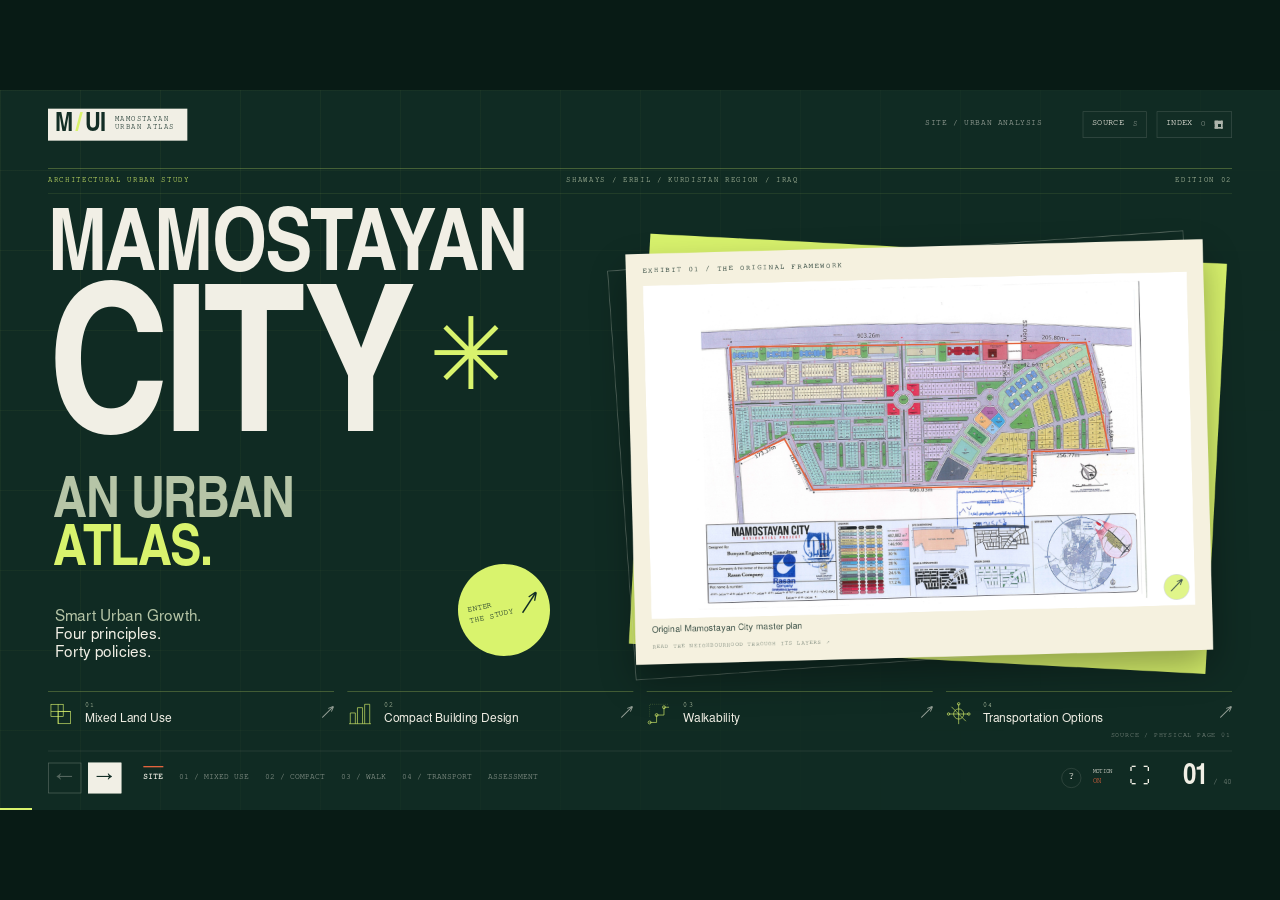
<file: index.html>
<!doctype html>
<html lang="en">
<head>
  <meta charset="utf-8"><meta name="viewport" content="width=device-width, initial-scale=1">
  <meta name="description" content="Mamostayan City — an interactive architectural study of 40 Smart Urban Growth policies.">
  <title>MAMOSTAYAN / URBAN ATLAS</title>
  <link rel="stylesheet" href="css/main.css"><link rel="stylesheet" href="css/presentation.css"><link rel="stylesheet" href="css/atlas.css"><link rel="stylesheet" href="css/animations.css">
  <script defer src="js/presentation-data.js"></script><script defer src="js/slides.js"></script><script defer src="js/atlas.js"></script>
  <script defer src="js/animations.js"></script><script defer src="js/interactions.js"></script><script defer src="js/app.js"></script>
</head>
<body>
  <main id="viewport" aria-label="Mamostayan City architectural presentation">
    <div id="stage">
      <div id="scene-host"></div>
      <header class="masthead"><button id="brand" aria-label="Return to cover">M<span class="brand-dot">/</span>UI<span class="brand-label">MAMOSTAYAN<br>URBAN ATLAS</span></button><div id="scene-category" class="technical"></div><div class="masthead-actions"><button id="source-button" title="Source notes (S)">SOURCE <span>S</span></button><button id="overview-button" title="Scene overview (O)">INDEX <span>O</span><i class="grid-icon"></i></button></div></header>
      <footer class="navigation"><div class="nav-arrows"><button id="previous" aria-label="Previous scene">←</button><button id="next" aria-label="Next scene">→</button></div><div id="chapter-rail" aria-label="Chapter navigation"></div><div class="nav-tools"><button id="help-button" aria-label="Help and keyboard shortcuts">?</button><button id="motion-button" title="Toggle reduced motion" aria-pressed="false">MOTION <span>ON</span></button><button id="fullscreen-button" aria-label="Enter fullscreen">⛶</button><span id="counter">01 <em>/ 40</em></span></div></footer>
      <div id="progress-line"></div><div id="transition-curtain" aria-hidden="true"></div>
    </div>
  </main>
  <div id="overlay" class="overlay" role="dialog" aria-modal="true" aria-label="Presentation details" hidden><div id="overlay-content"></div></div>
  <div id="live-region" class="sr-only" aria-live="polite" aria-atomic="true"></div>
  <div id="toast" role="status"></div>
  <noscript>This offline presentation needs JavaScript enabled. You can also open source/ORIGINAL_PRESENTATION.pdf.</noscript>
</body></html>
</file>
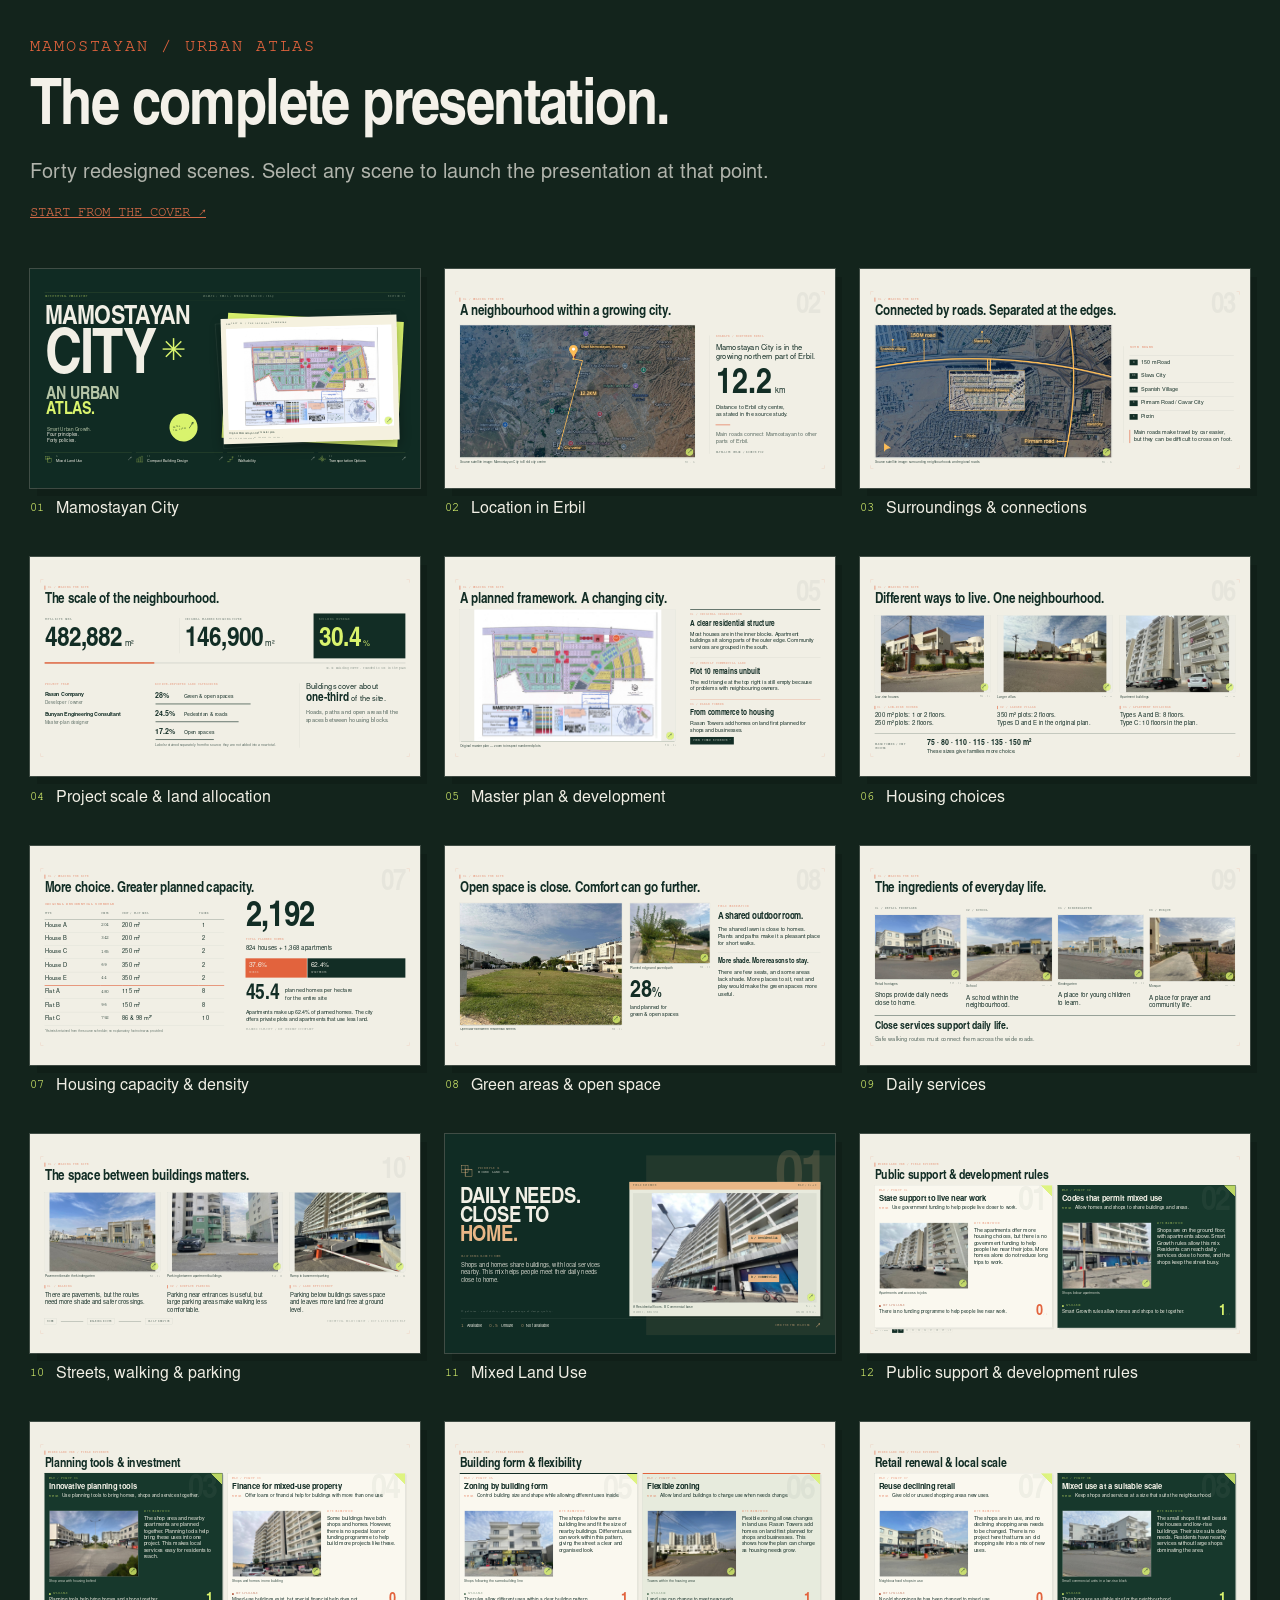
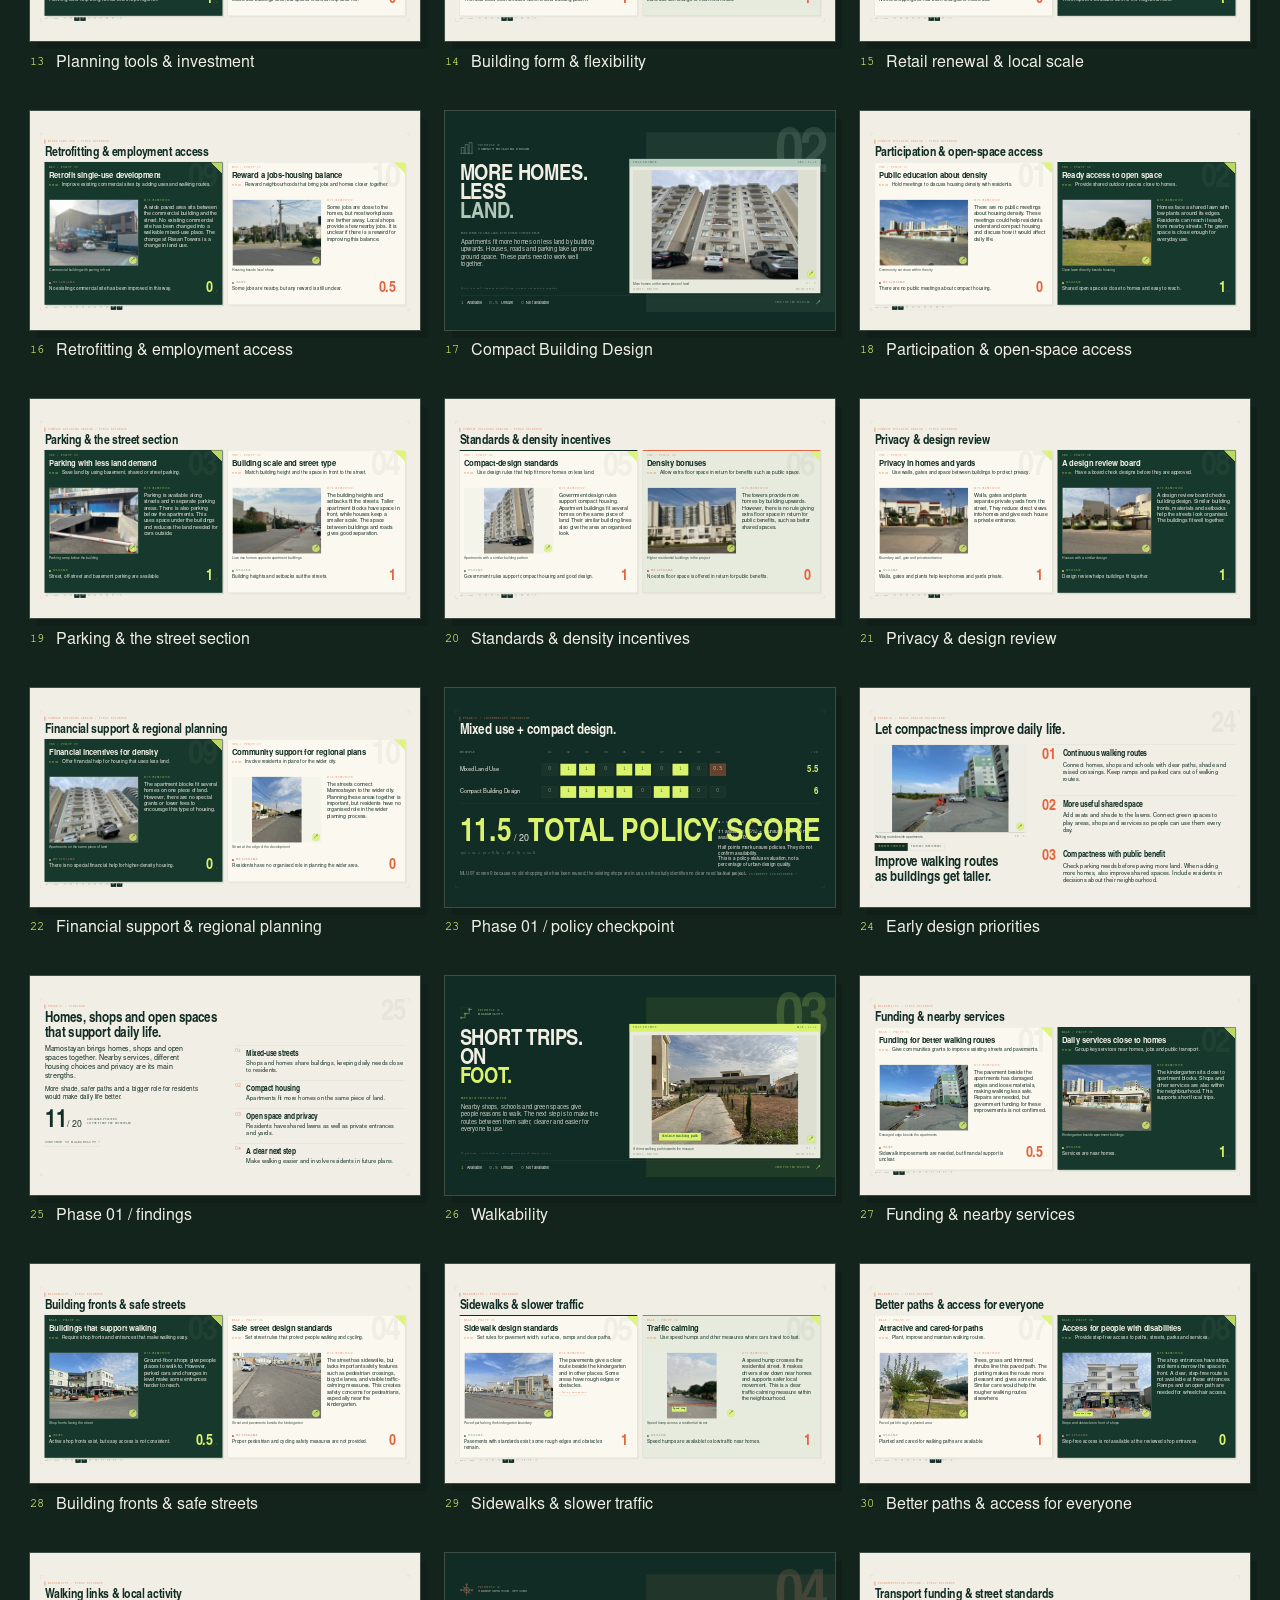
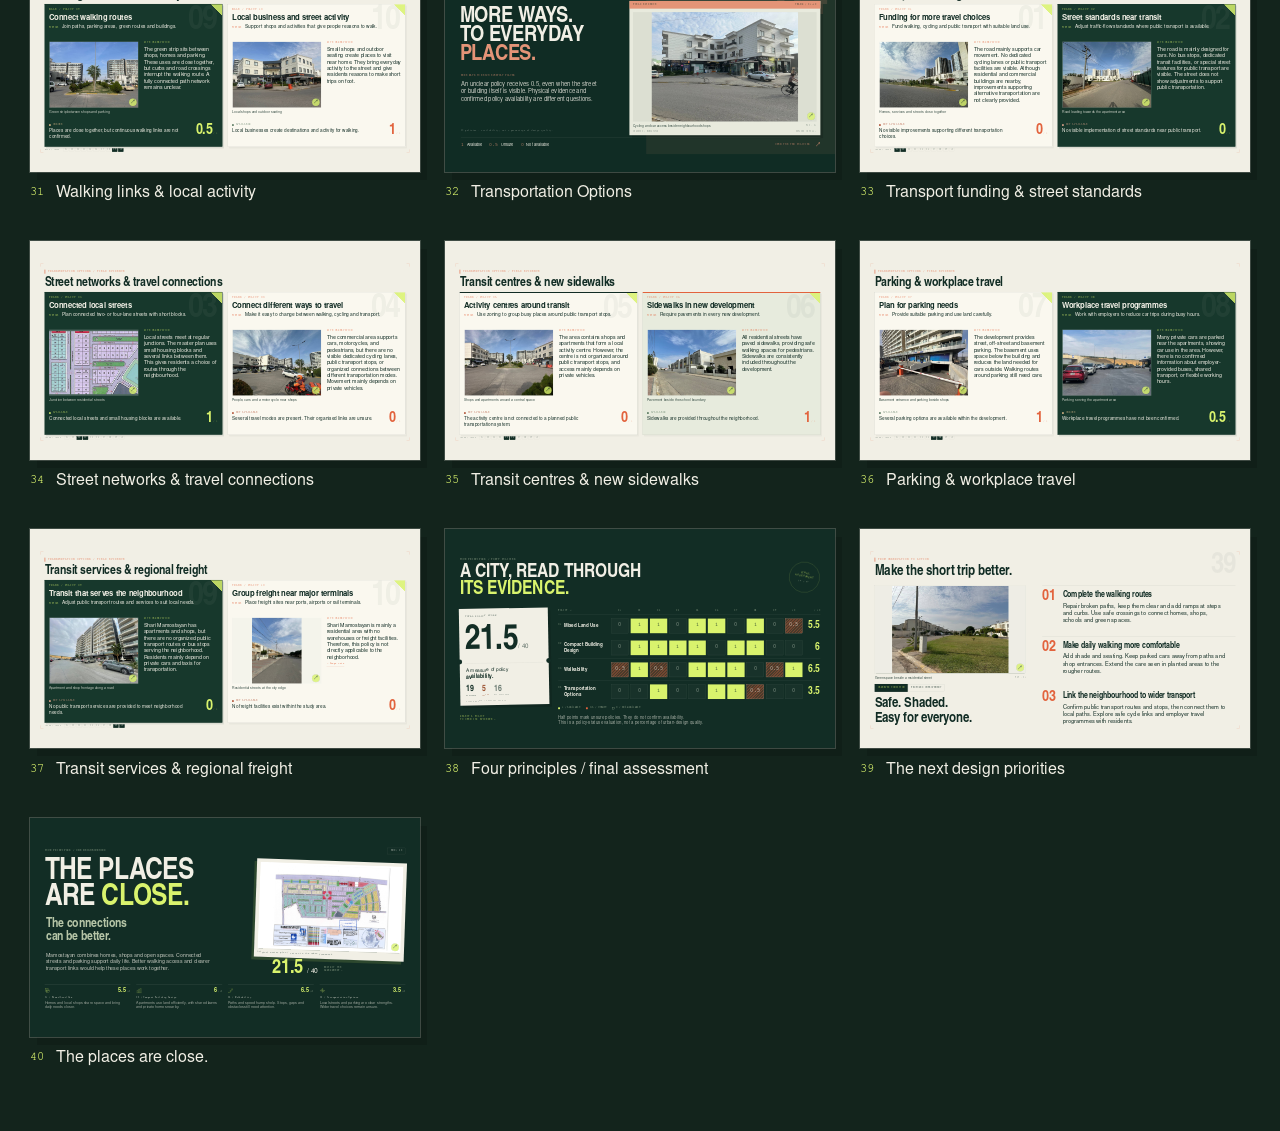
<file: OVERVIEW.html>
<!doctype html><html lang="en"><head><meta charset="utf-8"><meta name="viewport" content="width=device-width,initial-scale=1"><title>Mamostayan / 40-scene visual index</title><link rel="stylesheet" href="css/main.css"><link rel="stylesheet" href="css/presentation.css"><link rel="stylesheet" href="css/atlas.css"><style>html,body{height:auto;overflow:auto;background:#13241c;color:#f4f1e9}.overview-item{text-decoration:none}.scene{pointer-events:none}.overview-content{max-width:1900px;margin:auto}.overview-grid{grid-template-columns:repeat(auto-fill,minmax(340px,1fr))}.overview-image{color:#13241c}.overview-label{font-size:16px}header{padding:40px 30px 20px;max-width:1900px;margin:auto}header h1{font:700 64px Display;margin:12px 0}header p{font-size:20px;opacity:.7}.home-link{display:inline-block;margin-top:20px;font:14px Technical;color:#d46b48}body .plan-trace path{stroke-dashoffset:0}</style><script defer src="js/presentation-data.js"></script><script defer src="js/slides.js"></script><script defer src="js/atlas.js"></script></head><body><header><div class="eyebrow">MAMOSTAYAN / URBAN ATLAS</div><h1>The complete presentation.</h1><p>Forty redesigned scenes. Select any scene to launch the presentation at that point.</p><a class="home-link" href="index.html">START FROM THE COVER ↗</a></header><main class="overview-content"><div id="preview-grid" class="overview-grid"></div></main><script>window.addEventListener('DOMContentLoaded',()=>{const S=window.Slides,g=document.getElementById('preview-grid');g.innerHTML=S.titles.map((t,i)=>'<a class="overview-item" href="index.html#scene-'+S.pad(i+1)+'"><div class="overview-image" inert>'+S.render(i+1,true)+'</div><span class="overview-label"><em>'+S.pad(i+1)+'</em>'+S.escape(t)+'</span></a>').join('');const fit=()=>{document.querySelectorAll('.overview-image').forEach(el=>el.style.setProperty('--thumb-scale',el.clientWidth/1920));S.fitImages();};fit();window.addEventListener('resize',fit);document.fonts.ready.then(fit);});</script></body></html>
</file>
<file: css/main.css>
@font-face{font-family:Studio;src:url('../assets/fonts/NimbusSans-Regular.otf') format('opentype');font-weight:400;font-display:swap}
@font-face{font-family:Studio;src:url('../assets/fonts/NimbusSans-Bold.otf') format('opentype');font-weight:700;font-display:swap}
@font-face{font-family:Display;src:url('../assets/fonts/NimbusSansNarrow-Bold.otf') format('opentype');font-weight:700;font-display:swap}
@font-face{font-family:Technical;src:url('../assets/fonts/NimbusMonoPS-Regular.otf') format('opentype');font-weight:400;font-display:swap}
:root{--forest:#13241c;--charcoal:#26372f;--ivory:#f4f1e9;--terra:#d46b48;--sage:#9eae9a;--grey:#a6a6a0;--white:#f7f5ef;--ink:var(--forest);--paper:var(--ivory);--line:rgba(19,36,28,.2);--ease:cubic-bezier(.2,.8,.2,1)}
*{box-sizing:border-box}html,body{margin:0;width:100%;height:100%;overflow:hidden}body{background:#0b130f;color:var(--ink);font-family:Studio,Arial,sans-serif;-webkit-font-smoothing:antialiased}button,a{-webkit-tap-highlight-color:transparent}button{color:inherit;background:none;border:0;padding:0;font:inherit;cursor:pointer}button:disabled{opacity:.3;cursor:default}button:focus-visible,a:focus-visible{outline:3px solid var(--terra);outline-offset:6px}a{color:inherit}button:hover:not(:disabled){color:var(--terra)}p,h1,h2,h3,figure,dl,dd{margin:0}p{line-height:1.28}h1,h2,h3{font-weight:700;letter-spacing:-.025em}img{display:block;max-width:100%}[hidden]{display:none!important}
#viewport{position:relative;width:100vw;height:100dvh;display:flex;align-items:center;justify-content:center;overflow:hidden}#stage{position:absolute;width:1920px;height:1080px;transform-origin:center;overflow:hidden;isolation:isolate;background:var(--paper)}#scene-host{position:absolute;inset:0}#stage.is-dark{--ink:var(--ivory);--paper:var(--forest);--line:rgba(244,241,233,.22)}.scene{position:absolute;inset:0;background:var(--paper);color:var(--ink);overflow:hidden}.scene.dark{--ink:var(--ivory);--paper:var(--forest);--line:rgba(244,241,233,.22)}.scene.light{--ink:var(--forest);--paper:var(--ivory);--line:rgba(19,36,28,.2)}
.masthead{position:absolute;top:35px;left:72px;right:72px;height:54px;display:flex;align-items:center;gap:36px;border-bottom:1px solid var(--line);padding-bottom:15px;z-index:4}.masthead #brand{font:700 39px Display;letter-spacing:-1px;display:flex;align-items:center}.brand-dot{color:var(--terra);margin:0 5px}.brand-label{font:12px Technical;letter-spacing:1px;line-height:1.18;margin-left:17px;text-align:left}.masthead #scene-category{margin-left:auto;font-size:15px;color:var(--ink)}.masthead-actions{display:flex;gap:30px;margin-left:55px}.masthead-actions button{font:16px Technical;display:flex;gap:14px;align-items:center}.masthead-actions button>span{font-size:12px;opacity:.55;border:1px solid var(--line);padding:3px 5px}.grid-icon{display:block;width:15px;height:15px;background:linear-gradient(to right,currentColor 5px,transparent 5px,transparent 10px,currentColor 10px),linear-gradient(to bottom,currentColor 5px,transparent 5px,transparent 10px,currentColor 10px);opacity:.7}
.navigation{position:absolute;z-index:4;left:72px;right:72px;bottom:25px;height:65px;border-top:1px solid var(--line);display:flex;align-items:center;gap:37px;padding-top:15px}.nav-arrows{display:flex;gap:10px}.nav-arrows button{width:52px;height:48px;border:1px solid var(--line);font-size:30px;line-height:40px}.nav-arrows button:hover{background:var(--terra);color:var(--paper)}#chapter-rail{display:flex;align-items:center;gap:26px;flex:1}#chapter-rail button{position:relative;font:15px Technical;opacity:.48;white-space:nowrap;padding:14px 0}#chapter-rail button.active{opacity:1}#chapter-rail button.active:before{content:'';height:3px;background:var(--terra);position:absolute;left:0;right:0;top:0}.nav-tools{display:flex;align-items:center;gap:20px}.nav-tools button{height:40px;min-width:36px;font:16px Technical}#fullscreen-button{font-size:32px}#help-button{border:1px solid var(--line);border-radius:50%;height:30px;min-width:30px}#motion-button{font-size:11px;display:flex;flex-direction:column;gap:3px;justify-content:center}#motion-button span{font-size:12px;color:var(--terra)}#counter{font:26px Technical;min-width:108px;text-align:right}#counter em{font:17px Technical;opacity:.45;font-style:normal}#progress-line{position:absolute;bottom:0;left:0;height:4px;background:var(--terra);width:2.5%;z-index:4;transition:width .5s var(--ease)}#transition-curtain{position:absolute;inset:90px 0 90px;pointer-events:none;z-index:3;background:var(--sage);clip-path:inset(0 100% 0 0)}
.technical,.eyebrow{font-family:Technical,monospace;font-weight:400;letter-spacing:1.4px}.technical{font-size:16px}.eyebrow{font-size:17px;line-height:1.2;color:var(--terra);letter-spacing:1.9px}.dark .eyebrow{color:#e78a68}.scene-heading{position:absolute;top:131px;left:72px;right:72px}.scene-heading h1{font-size:61px;line-height:1.06;letter-spacing:-2px;margin-top:13px}.heading-sub{font-size:26px;margin-top:14px}.source-page{position:absolute;bottom:104px;right:74px;font-size:12px;opacity:.5;letter-spacing:1px}.lead{font-size:34px;line-height:1.25}.rule{height:1px;background:var(--line);margin:30px 0}.muted{opacity:.68}.terra{color:var(--terra)}.text-link{display:inline-block;font:16px Technical;letter-spacing:1px;border-bottom:1px solid var(--line);padding-bottom:8px;margin-top:22px}.image-button{position:relative;width:100%;display:block;overflow:hidden}.image-well{display:flex;align-items:center;justify-content:center;width:100%;background:rgba(38,55,47,.055);overflow:hidden}.dark .image-well{background:rgba(244,241,233,.04)}.image-ratio{position:relative;display:block;max-width:100%;max-height:100%;line-height:0}.image-ratio img{width:100%;height:100%;object-fit:contain}.image-expand{position:absolute;right:10px;bottom:10px;width:35px;height:35px;display:grid;place-items:center;font:23px Studio;color:var(--ivory);background:var(--forest);opacity:0;transition:opacity .2s}.evidence:hover .image-expand,.evidence:focus-within .image-expand{opacity:1}.evidence figcaption{display:flex;justify-content:space-between;gap:18px;align-items:flex-start;font-size:18px;line-height:1.2;margin-top:12px;opacity:.77;text-align:left}.image-reference{font:11px Technical;letter-spacing:.5px;white-space:nowrap;padding-top:4px;opacity:.65}.image-button:hover{color:inherit}.photo-annotation{position:absolute;inset:0;width:100%;height:100%;pointer-events:none;fill:none;stroke:var(--terra);stroke-width:4;filter:drop-shadow(0 1px 2px #0008)}.photo-annotation path{stroke-linecap:round}.annotation-label{position:absolute;background:var(--forest);color:var(--ivory);font:13px Technical;padding:8px 10px;line-height:1.2;white-space:nowrap;pointer-events:none;box-shadow:0 1px 8px #0002}.plan-point{position:absolute;width:36px;height:36px;border-radius:50%;background:var(--terra);color:var(--white);font:16px Technical;display:grid;place-items:center;line-height:1;border:2px solid var(--white);transform:translate(-50%,-50%);transition:box-shadow .25s}.plan-point.highlight{box-shadow:0 0 0 12px #d46b4855,0 0 0 24px #d46b4822}
.overlay{position:fixed;z-index:20;inset:0;background:rgba(9,18,13,.96);color:var(--ivory);overflow:auto;backdrop-filter:blur(8px);animation:overlay-in .22s ease}.overlay-top{display:flex;justify-content:space-between;align-items:center;gap:20px;padding:22px 30px;border-bottom:1px solid #f4f1e92b;background:var(--forest);position:sticky;top:0;z-index:3}.overlay-top h2{font-size:24px}.overlay-top .technical{font-size:11px;color:var(--sage);margin-bottom:6px}.close-overlay{font-size:29px;width:44px;height:44px;border:1px solid #f4f1e945;flex-shrink:0}.overlay-tools{display:flex;gap:8px;align-items:center}.overlay-tools button{border:1px solid #f4f1e935;min-width:42px;height:40px;padding:0 12px;font:13px Technical}.viewer-shell{height:100dvh;display:flex;flex-direction:column}.viewer-shell .overlay-top{position:relative;flex:0 0 auto}.viewer-canvas{position:relative;flex:1;min-height:0;overflow:hidden;touch-action:none;cursor:grab}.viewer-canvas.dragging{cursor:grabbing}.viewer-canvas>img{position:absolute;left:50%;top:50%;max-width:none;max-height:none;transform-origin:center;user-select:none;-webkit-user-drag:none}.viewer-caption{padding:14px 30px 20px;display:flex;gap:30px;align-items:center;border-top:1px solid #f4f1e933}.viewer-caption p{font-size:17px;flex:1}.viewer-caption .technical{font-size:11px;color:var(--sage)}
.overview-content{padding:25px 30px 50px}.overview-chapters{display:flex;gap:12px;flex-wrap:wrap;margin-bottom:25px}.overview-chapters button{border:1px solid #f4f1e933;padding:10px 15px;font:12px Technical}.overview-grid{display:grid;grid-template-columns:repeat(auto-fill,minmax(280px,1fr));gap:25px}.overview-item{display:block;width:100%;text-align:left;color:var(--ivory)}.overview-image{display:block;position:relative;aspect-ratio:16/9;overflow:hidden;background:var(--ivory);outline:1px solid #f4f1e933;container-type:inline-size;pointer-events:none}.overview-image .scene{width:1920px;height:1080px;transform-origin:top left;transform:scale(var(--thumb-scale,.16));pointer-events:none}.overview-item.current .overview-image{outline:2px solid var(--terra);outline-offset:4px}.overview-label{display:flex;gap:12px;padding:12px 0;font-size:15px}.overview-label em{color:var(--terra);font:12px Technical;font-style:normal;line-height:20px}.preview-scene *{animation:none!important;transition:none!important}.preview-scene .source-page{display:none}
.detail-grid{display:grid;grid-template-columns:minmax(0,1.05fr) minmax(0,1fr);gap:40px;padding:35px;max-width:1500px;margin:auto}.detail-grid .image-well{height:52vh;background:#ffffff08}.detail-grid .image-ratio{height:100%}.detail-grid .image-ratio img{width:auto}.detail-grid figcaption{font-size:15px}.detail-copy{font-size:23px;line-height:1.4}.detail-copy .eyebrow{font-size:12px;margin:0 0 9px}.detail-copy p{margin-bottom:24px}.detail-copy .detail-title{font-size:38px;line-height:1.05;margin-bottom:26px}.detail-copy .policy-verdict{padding-top:20px;display:flex;gap:22px;border-top:1px solid #fff3}.detail-copy .status-word{font-size:14px}.detail-copy .score-value{font-size:50px}.detail-copy .policy-verdict p{font-size:20px}.detail-note{font-size:15px;color:#eab7a2;border-left:2px solid var(--terra);padding:0 0 0 15px;line-height:1.5;margin-top:24px}.detail-actions{display:flex;gap:15px;flex-wrap:wrap;margin-top:20px}.detail-actions button,.source-link{font:12px Technical;border:1px solid #fff4;padding:12px 18px;text-decoration:none;display:inline-block}.source-content{max-width:1050px;margin:35px auto;padding:0 30px}.source-content h3{font-size:27px;margin:25px 0 10px}.source-content p{font-size:20px;line-height:1.5;margin:15px 0}.source-transcript{white-space:pre-wrap;font:16px/1.5 Technical;background:#fff05;padding:25px;margin-top:30px;color:#ddd}.source-content .source-warning{border-left:2px solid var(--terra);padding-left:20px;color:#d0d8ca}.help-grid{display:grid;grid-template-columns:1fr 1fr;gap:30px;max-width:1000px;margin:35px auto;padding:0 30px}.help-grid h3{font-size:27px;margin-bottom:20px}.help-grid p{font-size:18px;line-height:1.5;margin-bottom:18px}.shortcut{display:flex;gap:25px;justify-content:space-between;border-bottom:1px solid #fff2;padding:14px 0;font-size:17px}.shortcut kbd{font:13px Technical;color:var(--terra)}#toast{position:fixed;z-index:30;bottom:26px;left:50%;transform:translate(-50%,20px);background:var(--terra);color:white;padding:13px 22px;opacity:0;pointer-events:none;font-size:16px;transition:.2s}#toast.visible{opacity:1;transform:translate(-50%,0)}.sr-only{position:absolute;width:1px;height:1px;padding:0;margin:-1px;overflow:hidden;clip:rect(0,0,0,0);white-space:nowrap;border:0}
@media(max-width:800px){.overlay-top{padding:14px 16px}.overlay-top h2{font-size:18px}.overlay-top .technical{font-size:9px}.overlay-tools{gap:4px}.overlay-tools button{padding:0 8px;min-width:34px}.detail-grid{grid-template-columns:1fr;padding:20px;gap:25px}.detail-grid .image-well{height:42vh}.detail-copy{font-size:20px}.detail-copy .detail-title{font-size:30px}.viewer-caption{padding:10px 16px;display:block}.viewer-caption p{font-size:14px;margin-bottom:6px}.help-grid{grid-template-columns:1fr}.overview-grid{grid-template-columns:repeat(auto-fill,minmax(240px,1fr))}}
@keyframes overlay-in{from{opacity:0}to{opacity:1}}
.presenting .masthead,.presenting .navigation{opacity:0;pointer-events:none;transition:opacity .2s}.presenting.show-controls .masthead,.presenting.show-controls .navigation,.presenting .masthead:focus-within,.presenting .navigation:focus-within{opacity:1;pointer-events:auto}
#stage{color:var(--ink)}.detail-copy .policy-verdict.yes .status-word{color:#b5cbb1}.detail-copy .policy-verdict.no .status-word{color:#e58d6e}.detail-copy .policy-verdict.unsure .status-word{color:#d3ad7e}
</file>
<file: css/presentation.css>
.cover-grid{position:absolute;inset:0;background-image:linear-gradient(#9eae9a0d 1px,transparent 1px),linear-gradient(90deg,#9eae9a0d 1px,transparent 1px);background-size:96px 96px;mask-image:linear-gradient(to bottom,#000,transparent)}.cover-grid:after{content:'+';position:absolute;left:881px;top:310px;color:var(--terra);font:48px Technical}.cover-heading{position:absolute;left:72px;top:137px;z-index:2}.cover-heading h1{font:700 219px/.95 Display;letter-spacing:-6px;white-space:nowrap}.cover-heading .eyebrow{margin-bottom:25px}.cover-heading h2{font:700 255px/.95 Display;letter-spacing:-9px}.period{color:var(--terra)}.masked-title{overflow:hidden}.cover-plan{position:absolute;left:855px;top:345px;width:966px;transform:rotate(-5deg);z-index:1}.cover-plan .image-well{height:610px;background:transparent}.cover-plan .image-ratio{height:100%}.cover-plan figcaption{font:12px Technical;letter-spacing:1px}.cover-plan .image-reference{display:none}.cover-plan .image-button{box-shadow:0 30px 60px #0004}.plan-trace{position:absolute;inset:0;stroke:var(--terra);stroke-width:5;fill:none}.plan-trace path{stroke-dasharray:4200;stroke-dashoffset:4200;animation:trace-plan 2s var(--ease) .3s forwards}.plan-stamp{position:absolute;right:25px;top:20px;font:12px Technical;color:var(--forest);border:1px solid #13241c55;padding:8px;background:#f4f1e9cf;pointer-events:none}.cover-summary{position:absolute;left:80px;top:638px;z-index:2}.cover-summary p{font-size:34px;line-height:1.12;margin-top:19px}.begin{border:1px solid #f4f1e966;margin-top:30px;padding:15px 20px;font:15px Technical;letter-spacing:1px;display:flex;align-items:center;gap:45px}.begin span{font-size:25px}.cover-footnote{position:absolute;left:80px;bottom:120px;font-size:13px;opacity:.6}.cover-code{position:absolute;left:670px;top:676px;font:700 130px/.8 Display;color:var(--sage);opacity:.32}.cover-code span{font:14px Technical;letter-spacing:2px}.map-layout{position:absolute;left:72px;right:72px;top:275px;bottom:145px;display:grid;grid-template-columns:1160px 1fr;gap:70px;align-items:center}.map-photo .image-well{height:653px}.map-photo .image-ratio{width:100%}.map-layout aside{padding:0 8px}.location-copy .lead{font-size:37px;margin:25px 0 34px}.distance{display:flex;gap:18px;align-items:baseline;color:var(--terra);line-height:.9;margin-bottom:17px}.distance .count{font:700 170px/.9 Display}.distance>span:last-child{font-size:38px}.location-copy>p{font-size:27px}.location-copy .technical{display:block;font-size:12px;margin-top:28px}.surroundings{grid-template-columns:1170px 1fr;gap:55px}.edge-list{margin-top:25px}.edge-list>div{display:grid;grid-template-columns:75px 1fr;border-top:1px solid var(--line);padding:17px 0;align-items:center}.edge-list dt{font:19px Technical;color:var(--terra)}.edge-list dd{font-size:29px;letter-spacing:-.4px}.pull-quote{font-size:28px;line-height:1.2;margin-top:31px}.stat-trio{position:absolute;top:300px;left:72px;right:72px;display:grid;grid-template-columns:1.18fr 1.18fr .85fr;gap:35px}.stat-trio>div{border-left:1px solid var(--line);padding-left:30px}.stat-trio>div:first-child{border:0;padding:0}.big-stat{font:700 130px/.95 Display;letter-spacing:-3px;margin-top:30px;white-space:nowrap}.big-stat small{font:39px Studio;margin-left:12px;letter-spacing:-1px}.coverage-line{position:absolute;top:518px;left:72px;right:72px;height:7px;background:#13241c18}.coverage-line>span{display:block;height:100%;width:var(--portion);background:var(--terra);transform-origin:left}.coverage-line i{position:absolute;right:0;top:22px;font:14px Technical;font-style:normal;opacity:.65}.scale-bottom{position:absolute;top:621px;left:72px;right:72px;display:grid;grid-template-columns:.92fr 1.23fr 1fr;gap:65px}.team-facts h3{font-size:28px;margin-top:28px}.team-facts p{font-size:23px;opacity:.65;margin-top:8px}.allocation-row{position:relative;display:flex;gap:30px;align-items:baseline;margin-top:28px;padding-bottom:18px}.allocation-row b{font-size:35px;min-width:110px}.allocation-row span{font-size:25px}.allocation-row i{position:absolute;bottom:0;left:0;width:var(--portion);height:3px;background:var(--sage);transform-origin:left}.allocation small{display:block;font-size:17px;line-height:1.25;opacity:.65;margin-top:17px}.scale-note{font-size:37px;line-height:1.15;padding-left:30px;border-left:1px solid var(--line)}.scale-note em{font-style:normal;color:var(--terra)}.scale-note>span{display:block;font-size:28px;margin-top:28px;line-height:1.25;opacity:.7}.masterplan-layout{position:absolute;left:72px;right:72px;top:256px;bottom:137px;display:grid;grid-template-columns:1065px 1fr;gap:70px}.plan-large .image-well{height:650px;background:white}.plan-large .image-ratio{height:100%}.plan-observations{display:flex;flex-direction:column;justify-content:space-between}.plan-observations>button,.plan-change{display:block;text-align:left;padding:19px 0 20px;border-top:1px solid var(--line)}.plan-observations h2{font-size:32px;margin:12px 0}.plan-observations p{font-size:26px;line-height:1.27;max-width:610px}.plan-observations .text-link{margin-top:13px;font-size:14px}.plan-focus:hover{color:inherit!important}.plan-focus:hover h2{color:var(--terra)}.typologies{position:absolute;left:72px;right:72px;top:286px;display:grid;grid-template-columns:repeat(3,1fr);gap:35px}.typologies .image-well{height:410px}.typologies .image-ratio{width:100%}.typologies article>.eyebrow{margin-top:33px}.typologies article>p{font-size:30px;margin-top:15px;line-height:1.3}.housing-note{position:absolute;left:72px;right:72px;top:867px;border-top:1px solid var(--line);padding-top:20px;display:flex;gap:60px;align-items:center}.housing-note .technical{font-size:15px;max-width:200px;line-height:1.5}.housing-note p{font-size:25px;line-height:1.35}.housing-note strong{font-weight:400;font-size:34px}.density-layout{position:absolute;top:278px;left:72px;right:72px;bottom:147px;display:grid;grid-template-columns:1fr .89fr;gap:105px}.housing-table{width:100%;border-collapse:collapse;margin-top:29px;text-align:left}.housing-table th{font:15px Technical;letter-spacing:1px;padding-bottom:18px;border-bottom:1px solid var(--ink)}.housing-table td{font-size:28px;padding:15px 0;border-bottom:1px solid var(--line)}.housing-table td:nth-child(2){font-family:Technical;font-size:24px}.housing-table td:last-child{padding-left:18px}.density-layout>div>small{display:block;font-size:16px;opacity:.6;margin-top:19px}.density-big{font:700 162px/.9 Display;letter-spacing:-4px;color:var(--terra);margin-bottom:20px}.density-layout aside>.lead{font-size:30px;margin-top:14px}.housing-proportions{display:flex;margin-top:30px;gap:3px}.housing-proportions>span{display:block;background:var(--sage);padding:18px 15px;font-size:33px}.housing-proportions>span:first-child{background:var(--terra);color:var(--ivory)}.housing-proportions small{display:block;font:12px Technical;letter-spacing:1px;margin-top:5px}.density-rate{display:flex;align-items:center;gap:27px;margin-top:37px}.density-rate strong{font:700 105px/.9 Display;color:var(--terra)}.density-rate p{font-size:27px}.density-caption{font-size:26px;margin-top:27px;max-width:690px}.density-layout aside>.technical{display:block;margin-top:25px;font-size:12px;opacity:.6}.greens-layout{position:absolute;top:280px;left:72px;right:72px;bottom:149px;display:grid;grid-template-columns:800px 395px 1fr;gap:38px}.lawn-photo .image-well{height:600px}.lawn-photo .image-ratio{width:100%}.path-photo .image-well{height:296px}.path-photo .image-ratio{width:100%}.green-ratio{margin-top:45px}.green-ratio strong{font:700 120px/1 Display;color:var(--terra)}.green-ratio strong small{font-size:65px}.green-ratio>span{display:block;font-size:26px;margin-top:8px}.greens-layout aside{padding-top:10px}.greens-layout aside h2{font-size:43px;line-height:1.05;margin:20px 0}.greens-layout aside h3{font-size:33px;margin:18px 0}.greens-layout aside p{font-size:28px;line-height:1.3}.services-grid{position:absolute;left:72px;right:72px;top:300px;display:grid;grid-template-columns:repeat(4,1fr);gap:26px}.services-grid .eyebrow{margin-bottom:22px}.services-grid .image-well{height:316px}.services-grid .image-ratio{width:100%}.services-grid article>p{font-size:31px;margin-top:29px;max-width:380px}.statement-band{position:absolute;left:72px;right:72px;top:832px;border-top:2px solid var(--terra);padding-top:25px;font-size:43px;letter-spacing:-1px}.statement-band span{display:block;font-size:28px;margin-top:15px;opacity:.7;letter-spacing:0}.movement .image-well{height:391px}.movement article>p{font-size:29px;max-width:520px}.movement-diagram{position:absolute;top:906px;left:72px;right:72px;display:flex;align-items:center;gap:20px;font-size:15px}.movement-diagram i{width:110px;height:1px;background:var(--terra)}.movement-diagram small{font:11px Technical;opacity:.5;margin-left:auto}.chapter-number{position:absolute;left:60px;top:114px;font:700 630px/.9 Display;letter-spacing:-28px;opacity:.035;color:var(--ivory)}.chapter-copy{position:absolute;left:72px;top:179px;width:734px;z-index:1}.chapter-copy h1{font:700 112px/.99 Display;letter-spacing:-3px;margin-top:49px}.chapter-copy>p{font-size:32px;line-height:1.28;max-width:690px;margin-top:42px}.chapter-rule{height:2px;background:var(--terra);width:100px;margin-top:37px}.chapter-key{display:flex;gap:30px;margin-top:26px;font-size:20px}.chapter-key b{color:var(--sage);font-weight:400;margin-right:7px}.chapter-copy>small{display:block;font-size:19px;line-height:1.3;max-width:670px;opacity:.6;margin-top:20px}.chapter-copy>.text-link{margin-top:23px;font-size:14px}.chapter-photo{position:absolute;left:874px;top:240px;width:974px}.chapter-photo .image-well{height:650px;background:transparent}.chapter-photo .image-ratio{width:100%}.chapter-photo figcaption{font-size:20px}.chapter-index{position:absolute;right:72px;top:160px;font-size:29px;opacity:.2}.chapter-photo .annotation-label{font-size:18px;padding:10px 13px}.walking-trace{stroke-width:5;stroke-dasharray:700;stroke-dashoffset:700}.chapter-scene[data-scene="32"] .chapter-copy h1{font-size:101px}.chapter-scene[data-scene="17"] .chapter-copy h1{font-size:120px}.policy-pair{position:absolute;top:251px;left:72px;right:72px;bottom:127px;display:grid;grid-template-columns:1fr 1fr;gap:55px}.policy{display:flex;flex-direction:column;min-width:0;position:relative}.policy+.policy{border-left:1px solid var(--line);padding-left:35px;margin-left:-20px}.policy-top{height:195px;flex-shrink:0}.policy-top .eyebrow{font-size:15px;margin-bottom:10px}.policy-top h2{font-size:41px;line-height:1.02;max-width:820px}.purpose{font-size:25px;line-height:1.22;margin-top:14px;max-width:820px}.purpose>span{font:12px Technical;letter-spacing:1px;color:var(--terra);margin-right:9px}.policy-evidence{display:grid;grid-template-columns:53% 1fr;gap:26px;flex:1;min-height:0}.policy-photo .image-well{height:308px}.policy-photo .image-ratio{height:100%;width:auto;max-width:100%}.policy-photo .image-ratio img{width:100%;height:100%;object-fit:contain}.policy-photo figcaption{font-size:18px;margin-top:13px}.policy-photo .image-reference{display:none}.observation>.eyebrow{font-size:13px;letter-spacing:1px;margin:0 0 13px}.observation>p{font-size:27px;line-height:1.22;letter-spacing:-.1px}.source-note{font:12px Technical;letter-spacing:.2px;color:var(--terra);margin-top:17px;text-align:left;border-bottom:1px solid #d46b4855;padding-bottom:5px}.policy-verdict{min-height:117px;border-top:1px solid var(--line);padding-top:18px;display:grid;grid-template-columns:1fr auto;gap:26px}.status-word{font:14px Technical;letter-spacing:1.4px;text-transform:uppercase;display:flex;align-items:center;gap:9px}.status-word i{display:inline-block;width:8px;height:8px;border-radius:50%;background:currentColor}.policy-verdict.yes .status-word{color:#45694e}.policy-verdict.no .status-word{color:#a94225}.policy-verdict.unsure .status-word{color:#9e632e}.policy-verdict p{font-size:24px;line-height:1.2;margin-top:10px;max-width:690px}.score-value{font:700 66px/.9 Display;align-self:start;min-width:62px;text-align:right;color:var(--terra)}.score-value small{font:18px Technical;margin-left:4px;opacity:.55}.policy .annotation-label{font-size:11px;padding:6px}.matrix-wrap{position:absolute;left:72px;right:72px;top:298px}.matrix-head,.matrix-row{display:grid;grid-template-columns:390px repeat(10,78px) 1fr;gap:14px;align-items:center}.matrix-head{font:14px Technical;color:var(--sage);margin-bottom:20px;text-align:center}.matrix-head span:first-child{text-align:left}.matrix-head span:last-child{text-align:right;padding-right:15px}.matrix-row{height:87px;border-bottom:1px solid var(--line)}.matrix-name{font-size:30px;letter-spacing:-.8px;line-height:1.05}.matrix-cell{height:58px;font:27px Technical;border:1px solid transparent;transition:background .2s,transform .2s}.matrix-cell:hover{transform:translateY(-4px);border-color:var(--terra);color:var(--ivory)!important}.matrix-cell.yes{background:#9eae9a55}.matrix-cell.unsure{background:#d46b4840;border:1px dashed #d46b4888}.matrix-cell.no{background:#f4f1e907;border-color:#f4f1e924;color:#b5beb5}.matrix-row>strong{font:700 48px Display;text-align:right;color:var(--terra);padding-right:9px}.matrix-bottom{position:absolute;left:72px;right:72px;top:764px;display:flex;gap:105px;align-items:flex-start}.final-score{position:relative;font:700 159px/.85 Display;color:var(--terra);white-space:nowrap;min-width:520px}.final-score small{font:44px Studio;color:var(--ivory);margin-left:12px}.final-score>span:last-child{display:block;font:14px Technical;letter-spacing:1.5px;color:var(--sage);margin-top:20px}.legend{display:flex;gap:32px;font:16px Technical}.legend>span{padding-left:18px;position:relative}.legend>span:before{content:'';position:absolute;left:0;top:3px;width:9px;height:9px;background:var(--sage)}.legend .unsure:before{background:var(--terra)}.legend .no:before{background:transparent;border:1px solid var(--grey)}.matrix-counts{font-size:29px!important;margin:23px 0 17px!important}.matrix-explanation>p{font-size:23px;line-height:1.25;margin-bottom:20px}.matrix-explanation>.technical{color:var(--sage);font-size:13px}.matrix-wrap.interim{top:310px}.matrix-wrap.interim .matrix-row{height:110px}.matrix-scene[data-scene="23"] .matrix-bottom{top:653px}.interim-note{position:absolute;left:72px;right:72px;top:900px;font-size:22px;opacity:.6;max-width:1700px}.recommend-layout{position:absolute;left:72px;right:72px;top:278px;bottom:135px;display:grid;grid-template-columns:745px 1fr;gap:80px}.recommend-photo .image-well{height:430px}.recommend-photo .image-ratio{height:100%;width:auto}.recommend-visual>h2{font:700 66px/1.04 Display;margin-top:24px;letter-spacing:-1px}.recommend-list{display:flex;flex-direction:column;justify-content:space-between}.recommend-list article{display:flex;gap:28px;border-top:1px solid var(--line);padding-top:24px}.recommend-number{font:49px Display;color:var(--terra);min-width:64px}.recommend-list h2{font-size:38px;line-height:1.1;margin-bottom:15px}.recommend-list p{font-size:29px;line-height:1.28;max-width:815px}.comparison-switch{display:flex;gap:2px;margin-top:21px}.comparison-switch button{font:13px Technical;border:1px solid var(--line);padding:12px 15px;letter-spacing:.3px}.comparison-switch .active{background:var(--forest);color:var(--ivory)}.proposal-panel{height:465px;display:flex;flex-direction:column;border:1px dashed var(--terra);padding:20px;background:#fff4}.proposal-tag{font:12px Technical;color:var(--terra);letter-spacing:.8px}.proposal-panel svg{width:100%;height:318px;flex-shrink:0}.proposal-panel svg text{font:14px Technical;fill:var(--forest)}.proposal-path{fill:none;stroke:var(--terra);stroke-width:15}.proposal-trees{stroke:#658263;stroke-width:4;fill:#9eae9a33}.proposal-furniture{stroke:var(--forest);stroke-width:5;fill:none}.proposal-link{stroke:var(--terra);stroke-width:3;fill:none;stroke-dasharray:8 6}.proposal-panel p{font-size:20px;line-height:1.2;opacity:.7}.checkpoint-layout{position:absolute;top:340px;left:72px;right:72px;bottom:145px;display:grid;grid-template-columns:.96fr 1fr;gap:130px}.checkpoint-layout>div>p{font-size:31px;line-height:1.25;margin-bottom:25px;max-width:760px}.checkpoint-layout .lead{font-size:35px}.checkpoint-stat{display:flex;align-items:center;gap:25px;margin-top:45px}.checkpoint-stat>strong{font:700 123px/.9 Display;color:var(--terra)}.checkpoint-stat>strong>span{font:43px Studio;color:var(--forest)}.checkpoint-stat>span{font:14px/1.5 Technical}.checkpoint-layout .text-link{margin-top:38px}.findings{display:flex;flex-direction:column;gap:30px}.findings article{display:flex;gap:27px;border-top:1px solid var(--line);padding-top:18px}.findings article>span{font:25px Technical;color:var(--terra)}.findings h2{font-size:34px;margin-bottom:8px}.findings p{font-size:28px;line-height:1.2}.closing-top{position:absolute;top:148px;left:72px;right:72px;height:450px}.closing-top h1{font:700 116px/.93 Display;letter-spacing:-2px;margin-top:24px}.closing-top h1>span{color:var(--sage)}.closing-plan{position:absolute;right:0;top:10px;width:590px;transform:rotate(-3deg)}.closing-plan .image-well{height:382px;background:transparent}.closing-plan .image-ratio{height:100%}.closing-plan figcaption{font:12px Technical}.closing-plan .image-reference{display:none}.closing-bottom{position:absolute;top:638px;left:72px;right:72px;bottom:134px;display:grid;grid-template-columns:700px 1fr;gap:100px}.closing-text>p{font-size:28px;line-height:1.25;max-width:680px}.closing-total{font:700 113px/.9 Display;color:var(--terra);margin-top:29px;text-align:left}.closing-total small{font:38px Studio;color:var(--ivory)}.closing-total>span{font:12px Technical;letter-spacing:1px;display:block;margin-top:10px;color:var(--sage)}.closing-principles{display:grid;grid-template-columns:1fr 1fr;gap:24px 30px}.closing-principles button{text-align:left;display:flex;gap:15px;border-top:1px solid var(--line);padding-top:17px;color:var(--ivory)}.closing-principles button>span{font:16px Technical;color:var(--terra);padding-top:4px}.closing-principles h2{font-size:27px;margin-bottom:10px}.closing-principles p{font-size:21px;line-height:1.2;opacity:.7}.closing-principles strong{font:38px Display;color:var(--terra);margin-left:auto;align-self:flex-start;min-width:48px}.closing-principles strong small{display:block;font:12px Technical;color:var(--sage);text-align:right}
.housing-scene .typologies .image-well{height:380px}.greens-layout aside p{font-size:27px}.greens-layout aside .rule{margin:23px 0}.greens-layout aside h3{font-size:31px}
.score-equation{font:17px Technical;color:var(--sage);margin-top:18px;letter-spacing:0}.matrix-scene[data-scene="23"] .matrix-counts{font-size:24px!important;max-width:1020px}
.policy-photo .image-well{height:326px}
.cover-plan{top:416px;transform:rotate(-2deg)}.cover-plan .image-well{height:500px}
</file>
<file: css/atlas.css>
/* URBAN ATLAS — an editorial exhibition system, edition 02. */
:root{--forest:#122d25;--charcoal:#234437;--ivory:#f1efe5;--terra:#e2633d;--sage:#b6c5a7;--white:#faf8ef;--lime:#d9f36d;--paper-edge:#d6d8ca;--ink:var(--forest);--paper:var(--ivory)}
body{background:#081b15}.scene.dark,#stage.is-dark{--ink:#f1efe5;--paper:#122d25;--line:#f1efe52e}.scene.light{--ink:#122d25;--paper:#f1efe5;--line:#122d252b}
.atlas-scene{background-image:radial-gradient(#122d2517 .7px,transparent .7px);background-size:15px 15px}.atlas-scene.dark{background-image:radial-gradient(#f1efe50a .7px,transparent .7px)}
.atlas-registration{position:absolute;inset:112px 52px 99px;pointer-events:none}.atlas-registration i{position:absolute;width:14px;height:14px;border-color:var(--terra);border-style:solid;opacity:.5}.atlas-registration i:nth-child(1){left:0;top:0;border-width:1px 0 0 1px}.atlas-registration i:nth-child(2){right:0;top:0;border-width:1px 1px 0 0}.atlas-registration i:nth-child(3){left:0;bottom:0;border-width:0 0 1px 1px}.atlas-registration i:nth-child(4){right:0;bottom:0;border-width:0 1px 1px 0}
.masthead{border-bottom:0;top:28px;height:63px}.masthead #brand{font-size:40px;background:var(--ink);color:var(--paper);height:48px;padding:4px 11px}.masthead #brand:hover{background:var(--terra);color:var(--ivory)}.brand-dot{color:var(--lime)}.brand-label{font:11px/1.1 Technical;letter-spacing:1.2px;margin-left:14px;padding-right:8px}.masthead #scene-category{font-size:12px;letter-spacing:1.4px;opacity:.65}.masthead-actions{gap:15px;margin-left:24px}.masthead-actions button{border:1px solid var(--line);padding:11px 13px;font-size:13px;gap:13px;background:var(--paper)}.masthead-actions button:hover{background:var(--terra);border-color:var(--terra);color:var(--ivory)}.masthead-actions button>span{padding:0;border:0;font-size:11px}.grid-icon{width:12px;height:12px}
.navigation{bottom:24px;height:65px;padding-top:15px;border-color:var(--line);gap:33px}.nav-arrows button{height:46px;width:50px;font-size:28px;border-color:var(--ink)}.nav-arrows #next{background:var(--ink);color:var(--paper)}.nav-arrows #next:hover{background:var(--terra);color:var(--ivory);border-color:var(--terra)}#chapter-rail{gap:24px}#chapter-rail button{font-size:12px;letter-spacing:.5px;opacity:.54}#chapter-rail button.active{color:var(--ink);font-weight:700;opacity:1}#chapter-rail button.active:before{height:2px;top:3px}#counter{font:700 44px/.85 Display;letter-spacing:-1.5px;min-width:103px}#counter em{font:12px Technical;letter-spacing:0}.nav-tools{gap:17px}#motion-button{font-size:9px}#motion-button span{font-size:11px}#progress-line{background:var(--terra);height:3px}.is-dark #progress-line{background:var(--lime)}
.scene-heading{top:139px}.scene-heading .eyebrow{font-size:13px;letter-spacing:1.7px;display:inline-block;border-left:3px solid var(--terra);padding-left:12px;line-height:20px}.scene-heading h1{font-family:Display;font-size:70px;line-height:1;letter-spacing:-.9px;margin-top:17px;max-width:1700px}.atlas-scene-number{position:absolute;right:72px;top:127px;font:700 145px/.8 Display;letter-spacing:-6px;opacity:.045;pointer-events:none}.atlas-scene .source-page{font-size:10px;letter-spacing:1.2px;opacity:.47}
.atlas-kicker{font:13px/1.25 Technical;letter-spacing:1.6px;text-transform:uppercase;color:var(--terra)}.atlas-glyph{width:48px;height:48px;fill:none;stroke:currentColor;stroke-width:3;flex-shrink:0}.atlas-glyph .glyph-secondary{stroke-dasharray:4 6;opacity:.35}
.atlas-scene .evidence .image-button{border:1px solid #122d2520;background:#fff3;box-shadow:0 8px 0 -7px #122d2540}.atlas-scene.dark .evidence .image-button{border-color:#f1efe52c;background:#f1efe507}.atlas-scene .image-well{background:#cdd5c92b}.atlas-scene .evidence figcaption{font:16px/1.25 Studio;letter-spacing:.1px;opacity:.82}.atlas-scene .image-reference{font-size:10px;opacity:.65}.atlas-scene .image-expand{width:37px;height:37px;background:var(--lime);color:var(--forest);opacity:.8;right:9px;bottom:9px;border-radius:50%;font-size:26px;box-shadow:0 0 0 1px #122d2533}.atlas-scene .image-button:hover .image-expand{background:var(--terra);color:var(--ivory);transform:rotate(45deg)}.image-expand{transition:background .2s,transform .3s var(--ease)}.atlas-scene .image-button:focus-visible{outline-offset:3px}
.atlas-scene .photo-annotation{stroke:var(--terra)}.atlas-scene .annotation-label{background:var(--lime);color:var(--forest);box-shadow:0 2px 8px #0002;font-weight:700}.atlas-scene .plan-point{background:var(--terra)}
/* The cover is a layered archival plate: every layer is design, not new site geometry. */
.atlas-cover{background:#102b23}.atlas-cover-grid{position:absolute;inset:0;background:linear-gradient(#d9f36d0d 1px,transparent 1px),linear-gradient(90deg,#d9f36d0d 1px,transparent 1px);background-size:120px 120px;mask-image:linear-gradient(130deg,#000,transparent 85%)}
.atlas-cover-ribbon{position:absolute;left:72px;right:72px;top:117px;display:flex;justify-content:space-between;align-items:center;border-top:1px solid #d9f36d66;border-bottom:1px solid #d9f36d22;padding:12px 0;font:11px Technical;letter-spacing:1.5px;color:var(--sage)}.atlas-cover-ribbon span:first-child{color:var(--lime)}
.atlas-cover-title{position:absolute;left:72px;top:183px;width:840px;z-index:2}.atlas-cover-title>span{font:700 130px/.92 Display;letter-spacing:-3.2px;white-space:nowrap}.atlas-cover-title h1{font:700 307px/.83 Display;letter-spacing:-10px;margin-top:15px;color:var(--ivory)}.atlas-asterisk{font:150px Studio;line-height:1;display:inline-block;vertical-align:top;color:var(--lime);margin-left:30px;margin-top:22px}
.atlas-cover-subtitle{position:absolute;left:80px;top:586px;font:700 86px/.84 Display;letter-spacing:-2px;color:#b6c5a7}.atlas-cover-subtitle i{font-style:normal;color:var(--lime)}.atlas-cover-caption{position:absolute;left:82px;top:779px;font-size:23px;line-height:1.17;color:var(--sage)}.atlas-cover-caption strong{font-weight:400;color:var(--ivory)}
.atlas-plan-stack{position:absolute;left:946px;top:235px;width:866px;height:616px;isolation:isolate;will-change:transform}.atlas-plan-backing{position:absolute;inset:0;z-index:-1}.backing-one{background:var(--lime);transform:rotate(3deg) translate(13px,2px)}.backing-two{border:1px solid #f1efe558;transform:rotate(-4deg) translate(-15px,4px)}.atlas-plan-sheet{position:relative;background:#f5f1df;color:var(--forest);padding:20px 25px 18px;box-shadow:0 25px 55px #0005;transform:rotate(-1.5deg);height:616px}.atlas-plan-sheet .atlas-kicker{font-size:11px;color:var(--forest);margin-bottom:14px}.atlas-cover .atlas-master-photo .image-well{height:500px;background:white}.atlas-cover .atlas-master-photo .image-button{border:0;box-shadow:none}.atlas-master-photo figcaption{font-size:13px!important;margin-top:10px;color:var(--forest)}.atlas-master-photo .image-reference{display:none}.atlas-sheet-note{font:9px Technical;letter-spacing:1.2px;display:block;margin-top:12px;opacity:.55}.atlas-master-photo .plan-trace{stroke:var(--terra);stroke-width:5}
.atlas-enter{position:absolute;left:687px;top:711px;width:138px;height:138px;border-radius:50%;background:var(--lime);color:var(--forest);display:flex;align-items:center;justify-content:center;gap:12px;transform:rotate(-12deg);transition:transform .35s var(--ease),background .35s}.atlas-enter span{font:12px/1.3 Technical;text-align:left;letter-spacing:.5px}.atlas-enter b{font-size:39px;font-weight:400}.atlas-enter:hover{background:var(--terra);color:var(--ivory)!important;transform:rotate(0)}
.atlas-cover-chapters{position:absolute;left:72px;right:72px;top:902px;display:grid;grid-template-columns:repeat(4,1fr);gap:20px}.atlas-cover-chapters button{display:flex;align-items:center;gap:17px;border-top:1px solid #d9f36d55;padding-top:14px;text-align:left}.atlas-cover-chapters .atlas-glyph{width:38px;height:38px;color:var(--lime)}.atlas-cover-chapters button>span{font-size:18px;line-height:1.05}.atlas-cover-chapters i{display:block;font:10px Technical;color:var(--sage);font-style:normal;letter-spacing:2px;margin-bottom:5px}.atlas-cover-chapters button>b{margin-left:auto;font-size:25px;font-weight:400;opacity:.6}
/* Chapter openings. */
.atlas-chapter{background:#102c24;--chapter-color:var(--lime)}.atlas-chapter.atlas-group-mix{--chapter-color:#e9b787}.atlas-chapter.atlas-group-compact{--chapter-color:#afc8b9}.atlas-chapter.atlas-group-walk{--chapter-color:#d9f36d}.atlas-chapter.atlas-group-move{--chapter-color:#e49477}.atlas-chapter-band{position:absolute;right:0;top:105px;bottom:90px;width:930px;background:var(--chapter-color);opacity:.08}.atlas-chapter-ghost{position:absolute;top:107px;right:49px;font:700 310px/.8 Display;letter-spacing:-17px;color:var(--chapter-color);opacity:.17}
.atlas-chapter-ident{position:absolute;top:148px;left:72px;display:flex;align-items:center;gap:23px;color:var(--chapter-color);font:13px/1.5 Technical;letter-spacing:1px}.atlas-chapter-ident .atlas-glyph{width:69px;height:69px}.atlas-chapter-ident b{font-weight:400;font-size:17px;color:var(--ivory)}
.atlas-chapter-title{position:absolute;left:72px;top:266px;width:765px;font:700 111px/.86 Display!important;letter-spacing:-2.8px}.atlas-chapter-title em{font-style:normal;color:var(--chapter-color)}.atlas-chapter-story{position:absolute;left:78px;top:598px;width:686px}.atlas-chapter-story .atlas-kicker{color:var(--chapter-color);font-size:12px;letter-spacing:.8px}.atlas-chapter-story p{font-size:29px;line-height:1.24;margin-top:18px;color:#f1efe5dc}
.atlas-chapter-exhibit{position:absolute;left:907px;top:235px;width:941px;background:#e8eadd;color:var(--forest);box-shadow:14px 15px 0 #0002;will-change:transform}.exhibit-tag{display:flex;justify-content:space-between;align-items:center;padding:13px 18px;background:var(--chapter-color);font:11px Technical;letter-spacing:1.2px}.exhibit-tag b{font-weight:400}.atlas-chapter .chapter-photo{position:relative;left:auto;top:auto;width:auto;padding:17px 18px 12px}.atlas-chapter .chapter-photo .image-well{height:540px;background:#cad0c270}.atlas-chapter .chapter-photo .image-button{border:0;box-shadow:none}.atlas-chapter .chapter-photo figcaption{font-size:16px;color:var(--forest);margin-top:10px}.atlas-chapter .chapter-photo .annotation-label{font-size:15px;background:var(--chapter-color)}.atlas-photo-edge{display:flex;align-items:center;justify-content:space-between;font:9px Technical;letter-spacing:1px;padding:0 19px 13px;color:#122d2580}
.atlas-chapter-bottom{position:absolute;left:78px;right:72px;top:910px;border-top:1px solid #f1efe533;padding-top:18px;display:flex;align-items:center;gap:35px;font-size:19px}.atlas-chapter-bottom>span>b{font:24px Technical;color:var(--chapter-color);margin-right:9px;font-weight:400}.atlas-chapter-bottom>button{margin-left:auto;display:flex;align-items:center;gap:30px;font:12px Technical;color:var(--chapter-color);letter-spacing:1.2px}.atlas-chapter-bottom>button>b{font:28px Studio}.atlas-chapter-scope{position:absolute;left:78px;top:866px;font:11px Technical;max-width:730px;color:#f1efe57a;letter-spacing:.2px}
/* Policy spreads: paired archival evidence sheets. */
.atlas-scene.policy-scene .scene-heading h1{font-size:63px;max-width:1680px}.atlas-scene.policy-scene .policy-pair{top:251px;bottom:126px;gap:26px}.atlas-scene .policy{position:relative;background:#faf8ef;border:1px solid #122d2533;box-shadow:7px 8px 0 #122d250a;padding:20px 21px 17px;overflow:hidden;color:var(--forest);--line:#122d2529;isolation:isolate}.atlas-scene .policy+.policy{margin:0;padding-left:21px}.atlas-scene .policy:after{content:'';position:absolute;right:0;top:0;width:54px;height:54px;background:linear-gradient(45deg,transparent 49%,#d9f36d 50%);opacity:.85;pointer-events:none;z-index:-1}.atlas-record-number{position:absolute;top:18px;right:26px;font:700 172px/.8 Display;letter-spacing:-6px;opacity:.045;z-index:-1;pointer-events:none}.atlas-record-tab{position:absolute;top:0;left:0;background:var(--forest);color:var(--ivory);font:8px Technical;letter-spacing:1.4px;padding:4px 10px;transform-origin:left top;display:none}
.atlas-scene .policy-top{height:164px}.atlas-scene .policy-top .eyebrow{font:13px Technical;letter-spacing:1.5px;margin:0 0 12px}.atlas-scene .policy-top h2{font:700 38px/1.04 Studio;letter-spacing:-1px;max-width:810px}.atlas-scene .purpose{font-size:24px;line-height:1.2;margin-top:12px;max-width:810px}.atlas-scene .purpose>span{font-size:10px;letter-spacing:.8px}.atlas-scene .policy-evidence{grid-template-columns:53% 1fr;gap:25px}.atlas-scene .policy-photo .image-well{height:326px}.atlas-scene .policy-photo figcaption{font-size:17px;line-height:1.2;margin-top:12px}.atlas-scene .policy-photo .image-button{box-shadow:none;border:0}.atlas-scene .observation>.eyebrow{font-size:11px;letter-spacing:1px;margin-bottom:12px}.atlas-scene .observation>p{font-size:26px;line-height:1.2;letter-spacing:0}.atlas-scene .source-note{font-size:11px;line-height:1.2;margin-top:11px}.atlas-scene .policy-verdict{min-height:112px;padding-top:15px;gap:17px}.atlas-scene .status-word{font-size:12px;letter-spacing:1.4px}.atlas-scene .policy-verdict p{font-size:23px;line-height:1.18;margin-top:10px;max-width:695px}.atlas-scene .policy .score-value{font:700 76px/.86 Display;letter-spacing:-2px;min-width:84px;color:var(--terra)}.atlas-scene .policy .score-value small{font:13px Technical;letter-spacing:0}.atlas-scene .policy .annotation-label{font-size:10px;box-shadow:none}.atlas-scene .policy .status-word i{border-radius:0}
.atlas-layout-0 .policy:nth-child(2),.atlas-layout-1 .policy:nth-child(1){background:#17382c;color:var(--ivory);--line:#f1efe532;border-color:#17382c;box-shadow:7px 8px 0 #122d251a}.atlas-layout-0 .policy:nth-child(2) .eyebrow,.atlas-layout-1 .policy:nth-child(1) .eyebrow{color:var(--lime)}.atlas-layout-0 .policy:nth-child(2) .purpose>span,.atlas-layout-1 .policy:nth-child(1) .purpose>span{color:var(--lime)}.atlas-layout-0 .policy:nth-child(2) .image-well,.atlas-layout-1 .policy:nth-child(1) .image-well{background:#f1efe50d}.atlas-layout-0 .policy:nth-child(2) .score-value,.atlas-layout-1 .policy:nth-child(1) .score-value{color:var(--lime)}.atlas-layout-0 .policy:nth-child(2) .yes .status-word,.atlas-layout-1 .policy:nth-child(1) .yes .status-word{color:#d9f36d}.atlas-layout-0 .policy:nth-child(2) .no .status-word,.atlas-layout-1 .policy:nth-child(1) .no .status-word{color:#f3ae95}.atlas-layout-0 .policy:nth-child(2) .unsure .status-word,.atlas-layout-1 .policy:nth-child(1) .unsure .status-word{color:#e9c28f}.atlas-layout-0 .policy:nth-child(2) .source-note,.atlas-layout-1 .policy:nth-child(1) .source-note{color:#f2b198}.atlas-layout-2 .policy{border-top:5px solid var(--forest);padding-top:16px}.atlas-layout-2 .policy:nth-child(2){border-top-color:var(--terra);background:#e7ebdd}.atlas-layout-2 .policy .atlas-record-number{color:var(--forest);opacity:.04}
.atlas-policy-ruler{position:absolute;bottom:100px;left:74px;display:flex;align-items:center;gap:4px;height:20px}.atlas-policy-ruler>span{font:9px Technical;letter-spacing:1px;margin-right:14px;opacity:.6}.atlas-policy-ruler button{font:10px Technical;width:26px;height:17px;border:1px solid #122d2522;opacity:.5}.atlas-policy-ruler button.selected{background:var(--forest);color:var(--ivory);opacity:1;border-color:var(--forest)}.atlas-policy-ruler button:hover{background:var(--terra);color:var(--ivory);opacity:1}
/* Context scenes retain their original evidence, with the new exhibition framing. */
.map-layout aside{border-left:1px solid var(--line);padding-left:29px}.location-copy .distance{color:var(--forest)}.location-copy .distance .count{font-size:174px}.location-copy>.eyebrow{font-size:13px}.location-copy .rule{background:var(--terra);width:72px;height:3px}.edge-list dt{background:var(--forest);color:var(--ivory);font-size:12px;width:40px;height:28px;display:grid;place-items:center}.edge-list dd{font-size:27px}.edge-list>div{grid-template-columns:57px 1fr}.pull-quote{border-left:3px solid var(--terra);padding-left:17px;font-size:27px}
.stat-trio>div{border-left:1px solid var(--line)}.stat-trio .eyebrow{font-size:12px;color:var(--forest)}.stat-trio .big-stat{font-size:136px}.stat-trio>div:last-child{background:var(--forest);color:var(--ivory);padding:22px 28px;margin-top:-22px;margin-bottom:-25px;border:0}.stat-trio>div:last-child .eyebrow{color:var(--sage)}.stat-trio>div:last-child .big-stat{color:var(--lime)}.coverage-line>span{background:var(--terra)}.coverage-line{background:#122d2515}.scale-bottom .eyebrow{font-size:13px}.allocation-row i{background:var(--forest)}.scale-note em{font-family:Display;font-size:60px;line-height:1;color:var(--forest)}.team-facts h3{font-size:26px}
.plan-observations .eyebrow{font-size:13px}.plan-observations h2{font-family:Display;font-size:39px;letter-spacing:-.4px}.plan-observations>button:first-child{border-top:3px solid var(--forest)}.plan-change{border-top-color:var(--terra)}.plan-observations .text-link{background:var(--forest);color:var(--ivory);padding:10px 13px;border:0}
.typologies article>.eyebrow{font-size:13px;border-left:3px solid var(--terra);padding-left:11px}.typologies .image-button{background:#e6e9dc}.housing-note{border-top-color:var(--forest)}.housing-note strong{font-family:Display;font-size:42px;letter-spacing:.2px}.housing-note .technical{font-size:12px;letter-spacing:1px}.density-big{font-size:176px;color:var(--forest)}.density-layout aside>.eyebrow{font-size:13px;color:var(--terra)}.housing-proportions>span{background:var(--forest);color:var(--ivory)}.housing-proportions>span:first-child{background:var(--terra)}.density-rate strong{color:var(--forest)}.housing-table th{font-size:12px}.housing-table tbody tr:nth-child(6){border-top:3px solid var(--terra)}
.green-ratio strong{color:var(--forest)}.greens-layout aside>.eyebrow{font-size:12px}.greens-layout aside h2{font-family:Display;font-size:48px}.greens-layout aside h3{font-family:Display;font-size:35px}.services-grid .eyebrow{font-size:13px;color:var(--forest)}.services-grid article:nth-child(2),.services-grid article:nth-child(4){transform:translateY(12px)}.statement-band{border-top:2px solid var(--forest);font-family:Display;font-size:52px;letter-spacing:-.4px}.statement-band span{font-family:Studio;font-size:28px}.movement-diagram>span{border:1px solid var(--line);padding:9px 12px;font-size:12px}.movement-diagram i{background:var(--forest)}
.recommend-number{font-size:76px;line-height:.8;color:var(--terra);min-width:78px}.recommend-list h2{font-family:Display;font-size:42px}.recommend-list p{font-size:28px}.recommend-list article{gap:22px}.recommend-visual>h2{font-size:69px;color:var(--forest)}.comparison-switch .active{background:var(--forest);color:var(--lime)}.comparison-switch button{font-size:11px}.proposal-panel{background:#f8f7ef}.proposal-tag{font-size:11px}.checkpoint-layout .findings h2{font-family:Display;font-size:40px}.checkpoint-stat>strong{color:var(--forest)}
.matrix-scene:not(.atlas-matrix) .matrix-cell.yes{background:var(--lime);color:var(--forest)}.matrix-scene:not(.atlas-matrix) .matrix-cell.unsure{background:#e2633d66;border-color:#f3ae95}.matrix-scene:not(.atlas-matrix) .matrix-row>strong{color:var(--lime)}.matrix-scene:not(.atlas-matrix) .final-score{color:var(--lime)}.matrix-scene:not(.atlas-matrix) .matrix-name{font-size:28px}.matrix-scene:not(.atlas-matrix) .matrix-row{border-color:#f1efe521}
/* The assessment is an interactive table beside an oversized printed score ticket. */
.atlas-assessment-heading{position:absolute;left:72px;right:72px;top:145px}.atlas-assessment-heading .atlas-kicker{color:var(--sage);font-size:12px}.atlas-assessment-heading h1{font:700 94px/.86 Display;letter-spacing:-1.5px;margin-top:18px}.atlas-assessment-heading h1 em{font-style:normal;color:var(--lime)}.atlas-assessment-stamp{position:absolute;right:3px;top:17px;width:151px;height:151px;border:1px solid #d9f36d77;border-radius:50%;display:flex;flex-direction:column;align-items:center;justify-content:center;text-align:center;font:13px/1.25 Technical;letter-spacing:1.4px;color:var(--lime);transform:rotate(12deg)}.atlas-assessment-stamp span{font-size:10px;margin-top:10px;color:var(--sage)}
.atlas-score-ticket{position:absolute;left:72px;top:390px;width:438px;height:476px;background:var(--ivory);color:var(--forest);padding:31px 29px;transform:rotate(-1deg);box-shadow:12px 13px 0 #0002}.atlas-score-ticket:before,.atlas-score-ticket:after{content:'';position:absolute;top:249px;width:24px;height:24px;border-radius:50%;background:var(--forest)}.atlas-score-ticket:before{left:-12px}.atlas-score-ticket:after{right:-12px}.atlas-score-ticket .atlas-kicker{color:var(--forest);font-size:12px}.ticket-number{font:700 172px/.9 Display;letter-spacing:-4px;margin-top:39px;white-space:nowrap}.ticket-number small{font:31px Studio;letter-spacing:-1px;margin-left:4px;opacity:.6}.ticket-line{border-top:1px dashed #122d2544;margin-top:29px}.atlas-score-ticket>p{font-size:24px;line-height:1.18;margin-top:21px}.atlas-score-ticket>p strong{font-size:31px;font-family:Display;letter-spacing:.2px}.ticket-counts{display:flex;gap:26px;margin-top:22px}.ticket-counts>div{display:flex;flex-direction:column}.ticket-counts b{font:700 43px/.9 Display}.ticket-counts span{font:8px Technical;letter-spacing:.7px;margin-top:6px}.ticket-counts>div:nth-child(2){color:#9c5332}.ticket-counts>div:nth-child(3){opacity:.6}.ticket-foot{position:absolute;bottom:15px;left:29px;font:8px Technical;letter-spacing:1.2px;opacity:.6}
.atlas-matrix-board{position:absolute;left:557px;right:72px;top:394px}.atlas-matrix-head,.atlas-matrix-row{display:grid;grid-template-columns:252px repeat(10,minmax(0,1fr)) 78px;gap:10px;align-items:center}.atlas-matrix-head{font:11px Technical;letter-spacing:1px;color:var(--sage);text-align:center;margin-bottom:15px}.atlas-matrix-head>span:first-child{text-align:left}.atlas-matrix-head>span:last-child{text-align:right}.atlas-matrix-row{height:108px;border-top:1px solid #f1efe52b}.atlas-matrix-name{display:flex;align-items:flex-start;gap:14px;padding-right:5px}.atlas-matrix-name>span{font:12px Technical;color:var(--sage);padding-top:4px}.atlas-matrix-name>b{font:700 27px/1.04 Display;letter-spacing:.1px;max-width:220px}.atlas-matrix-row>.matrix-cell{height:72px;position:relative;font:26px Technical;transition:transform .22s,box-shadow .22s;transform-origin:bottom}.atlas-matrix-row>.matrix-cell.yes{background:var(--lime);color:var(--forest);border-color:transparent}.atlas-matrix-row>.matrix-cell.unsure{background:repeating-linear-gradient(135deg,#e2633d77 0,#e2633d77 5px,#e2633d44 5px,#e2633d44 10px);color:var(--ivory);border:1px solid #e8a28a}.atlas-matrix-row>.matrix-cell.no{background:#f1efe506;color:#bcc7b8;border:1px solid #f1efe535}.atlas-matrix-row>.matrix-cell:hover{transform:translateY(-7px);color:var(--ink)!important;box-shadow:0 7px 0 #0004}.atlas-matrix-row>.matrix-cell.yes:hover{color:var(--forest)!important}.atlas-matrix-row>.matrix-cell i{position:absolute;right:5px;top:4px;font:11px Studio;font-style:normal;opacity:0}.atlas-matrix-row>.matrix-cell:hover i{opacity:.8}.atlas-matrix-row>strong{font:700 52px Display;color:var(--lime);text-align:right}.atlas-matrix-legend{display:flex;align-items:center;gap:28px;padding-top:21px;font:12px Technical;color:var(--sage)}.atlas-matrix-legend span{display:flex;align-items:center;gap:9px}.atlas-matrix-legend i{display:block;width:9px;height:9px;background:var(--lime)}.atlas-matrix-legend .unsure i{background:var(--terra)}.atlas-matrix-legend .no i{background:none;border:1px solid var(--sage)}
.atlas-assessment-note{position:absolute;left:74px;right:72px;top:916px;display:flex;align-items:flex-start;gap:82px}.atlas-assessment-note>span{font:11px/1.5 Technical;letter-spacing:1px;min-width:400px;color:var(--lime)}.atlas-assessment-note p{font-size:21px;line-height:1.23;color:#f1efe5a6}
/* Closing editorial plate. */
.atlas-finale-label{position:absolute;left:72px;right:72px;top:147px;display:flex;align-items:center;justify-content:space-between}.atlas-finale-label .atlas-kicker{color:var(--sage);font-size:12px}.atlas-end-mark{font:11px Technical;border:1px solid var(--line);padding:8px 15px}.atlas-finale-title{position:absolute;left:72px;top:206px;font:700 148px/.86 Display;letter-spacing:-3px;max-width:1050px}.atlas-finale-title em{font-style:normal;color:var(--lime)}.atlas-finale-answer{position:absolute;left:78px;top:496px;font:700 63px/.95 Display;letter-spacing:-1px;color:var(--sage)}.atlas-finale-plan{position:absolute;left:1110px;top:211px;width:738px;transform:rotate(2deg);padding:16px;background:var(--ivory);color:var(--forest);box-shadow:-12px 14px 0 #d9f36d22}.atlas-finale-plan .image-well{height:425px;background:white}.atlas-finale-plan figcaption{font:11px Technical!important;color:var(--forest)}.atlas-finale-plan .image-reference{display:none}.atlas-finale-copy{position:absolute;left:78px;top:660px;width:816px;font-size:26px;line-height:1.25;opacity:.8}.atlas-finale-score{position:absolute;left:1190px;top:702px;display:flex;align-items:center;gap:27px;color:var(--lime)}.atlas-finale-score>span{font:700 100px/.8 Display;letter-spacing:-2px;white-space:nowrap}.atlas-finale-score small{font:33px Studio;letter-spacing:0;color:var(--ivory)}.atlas-finale-score>b{font:11px/1.4 Technical;max-width:170px;text-align:left;letter-spacing:1px;color:var(--sage)}
.atlas-finale-principles{position:absolute;left:72px;right:72px;top:821px;display:grid;grid-template-columns:repeat(4,1fr);gap:29px}.atlas-finale-principles>button{border-top:1px solid #f1efe540;padding-top:14px;text-align:left}.atlas-finale-principles>button>div{display:flex;align-items:center;justify-content:space-between;height:28px}.atlas-finale-principles .atlas-glyph{width:28px;height:28px;color:var(--lime)}.atlas-finale-principles strong{font:700 34px Display;color:var(--lime)}.atlas-finale-principles strong small{font:10px Technical;margin-left:4px;color:var(--sage)}.atlas-finale-principles>button>span{display:block;font:11px Technical;letter-spacing:.1px;margin-top:12px}.atlas-finale-principles p{font-size:18px;line-height:1.19;margin-top:11px;color:#f1efe59c;max-width:410px}
/* Evidence drawer and visual index inherit the exhibition language. */
.overlay{background:#0d251ef7;backdrop-filter:blur(12px)}.overlay-top{background:#102d24;padding-top:19px;padding-bottom:19px}.overlay-top h2{font-family:Display;font-size:32px;letter-spacing:-.2px}.overlay-top .technical{font-size:10px;color:var(--lime);letter-spacing:1.3px}.overlay-tools button{color:var(--ivory);border-color:#f1efe533}.overlay-tools button:hover{background:var(--lime);color:var(--forest)}.overview-chapters button{color:var(--lime);font-size:11px}.overview-chapters button:hover{background:var(--lime);color:var(--forest)}.overview-item.current .overview-image{outline-color:var(--lime)}.overview-label em{color:var(--lime)}.overview-image{box-shadow:7px 8px 0 #0002}.detail-copy .detail-title{font-family:Display;font-size:43px}.detail-copy .eyebrow{color:var(--lime)}.detail-grid .image-well{background:#f1efe507}.detail-copy .score-value{color:var(--lime)}.detail-actions button,.source-link{border-color:#d9f36d66;color:var(--lime)}.detail-actions button:hover,.source-link:hover{background:var(--lime);color:var(--forest)}.detail-note{border-color:#e49477;color:#d3cfc1}.viewer-caption{background:#102d24}.viewer-caption .technical{color:var(--lime)}
.transition-ghost{z-index:2;pointer-events:none!important;will-change:transform,opacity,clip-path}.transition-ghost *{pointer-events:none!important;animation:none!important}.atlas-transition-slat{position:absolute;top:90px;bottom:90px;z-index:3;width:25%;pointer-events:none;background:var(--lime);transform:scaleX(0);transform-origin:left;opacity:.9}.atlas-transition-slat:nth-child(even){background:var(--terra)}
.preview-scene .plan-trace path{stroke-dashoffset:0}.preview-scene .walking-trace path{stroke-dashoffset:0}.preview-scene [data-parallax]{transform:none!important}.reduced-motion [data-parallax]{transform:none!important}.reduced-motion .atlas-enter{transition:none}.reduced-motion .atlas-glyph path{stroke-dashoffset:0!important}
@media(prefers-reduced-motion:reduce){[data-parallax]{transform:none!important}}
</file>
<file: css/animations.css>
@keyframes trace-plan{to{stroke-dashoffset:0}}
@keyframes path-reveal{to{stroke-dashoffset:0}}
@keyframes trace-grid{from{opacity:0;transform:scale(1.05)}to{opacity:1;transform:scale(1)}}
.cover-grid{animation:trace-grid 1.4s ease both}.walking-trace path{animation:path-reveal 1.5s var(--ease) .35s forwards}.image-button img{transition:filter .25s}.image-button:hover img{filter:brightness(1.025)}.stage-static *{animation:none!important;transition:none!important}
.reduced-motion *,.reduced-motion *:before,.reduced-motion *:after{animation-duration:.001ms!important;animation-delay:0s!important;transition-duration:.001ms!important;scroll-behavior:auto!important}.reduced-motion .plan-trace path,.reduced-motion .walking-trace{stroke-dashoffset:0}.reduced-motion .walking-trace path{stroke-dashoffset:0}
@media(prefers-reduced-motion:reduce){.plan-trace path,.walking-trace path{animation-duration:.001ms!important;animation-delay:0s!important}#progress-line{transition:none}.overlay{animation:none}}
</file>
